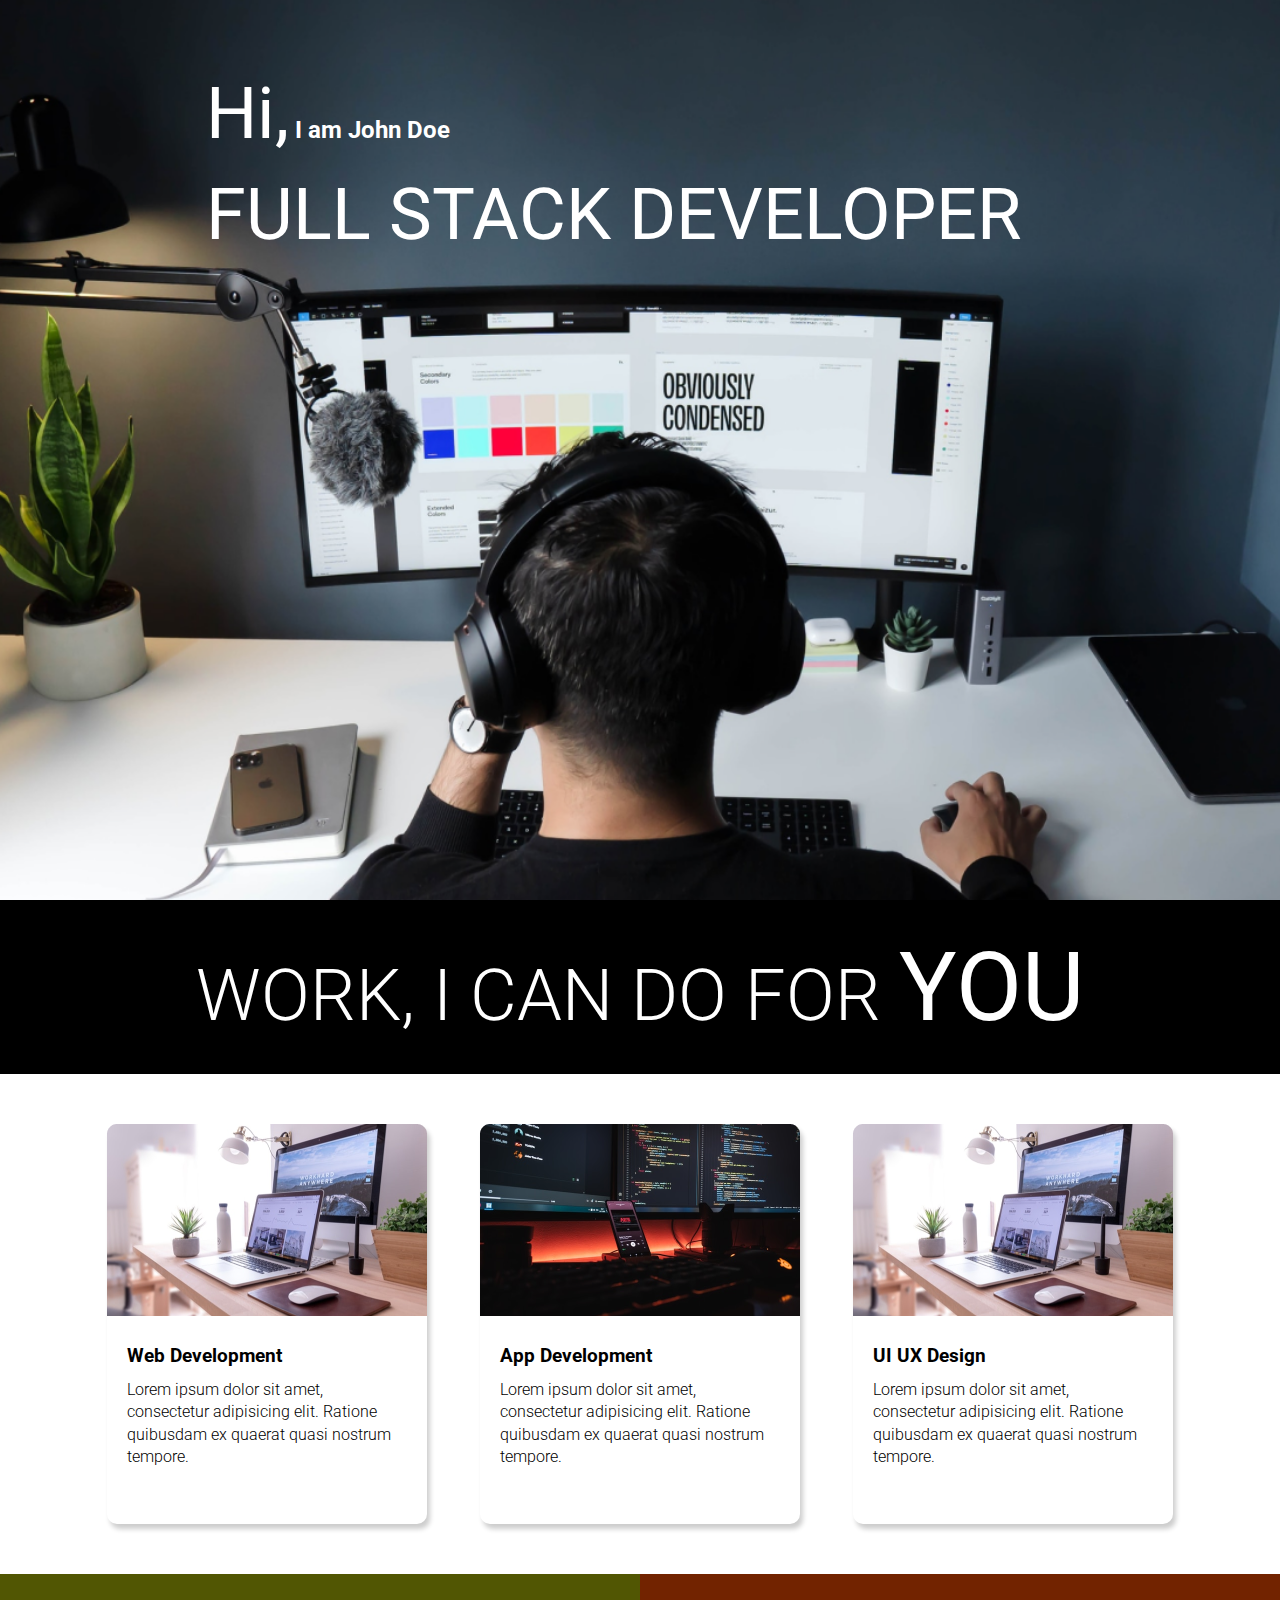
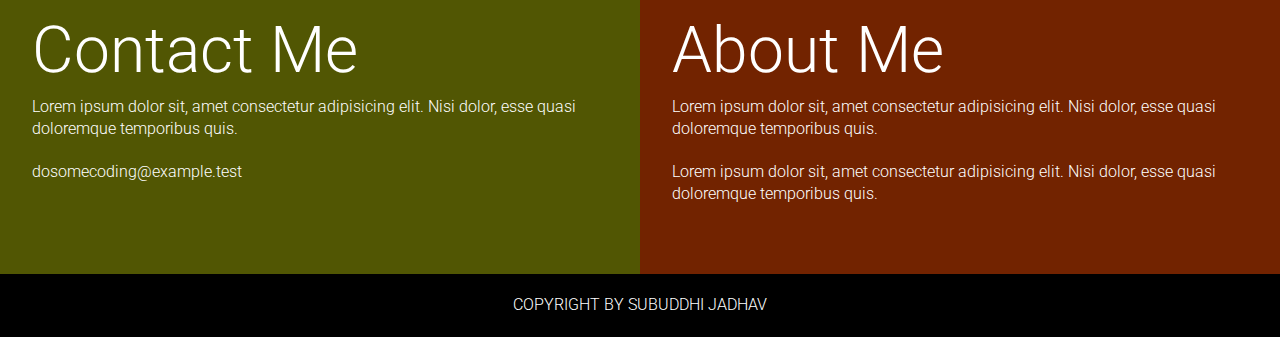
<file: task 1 landing page/index.html>
<!DOCTYPE html>
<html lang="en">
  <head>
    <meta charset="UTF-8" />
    <meta http-equiv="X-UA-Compatible" content="IE=edge" />
    <meta name="viewport" content="width=device-width, initial-scale=1.0" />
    <title>Developer | Landing Page</title>
    <link rel="stylesheet" href="style.css" />
  </head>
  <body>
    <section class="hero_section">
      <div class="text_container">
        <h2><span class="lg_text">Hi,</span> I am John Doe</h2>
        <h1 class="lg_text">FULL STACK DEVELOPER</h1>
      </div>
    </section>
    <section class="black_box">
      <h2>WORK, I CAN DO FOR <span>YOU</span></h2>
    </section>
    <section class="work">
      <div class="grid_item">
        <div class="card">
          <div class="image_container">
            <img src="web.png" alt="web development" />
          </div>
          <div class="card_content">
            <h3>Web Development</h3>
            <p>
              Lorem ipsum dolor sit amet, consectetur adipisicing elit. Ratione
              quibusdam ex quaerat quasi nostrum tempore.
            </p>
          </div>
        </div>
      </div>
      <div class="grid_item">
        <div class="card">
          <div class="image_container">
            <img src="mobile.png" alt="app development" />
          </div>
          <div class="card_content">
            <h3>App Development</h3>
            <p>
              Lorem ipsum dolor sit amet, consectetur adipisicing elit. Ratione
              quibusdam ex quaerat quasi nostrum tempore.
            </p>
          </div>
        </div>
      </div>
      <div class="grid_item">
        <div class="card">
          <div class="image_container">
            <img src="web.png" alt="web development" />
          </div>
          <div class="card_content">
            <h3>UI UX Design</h3>
            <p>
              Lorem ipsum dolor sit amet, consectetur adipisicing elit. Ratione
              quibusdam ex quaerat quasi nostrum tempore.
            </p>
          </div>
        </div>
      </div>
    </section>
    <section class="bottom_section">
      <div class="contact">
        <h2>Contact Me</h2>
        <p>
          Lorem ipsum dolor sit, amet consectetur adipisicing elit. Nisi dolor,
          esse quasi doloremque temporibus quis.
        </p>
        <p>dosomecoding@example.test</p>
      </div>
      <div class="about">
        <h2>About Me</h2>

        <p>
          Lorem ipsum dolor sit, amet consectetur adipisicing elit. Nisi dolor,
          esse quasi doloremque temporibus quis.
        </p>
        <p>
          Lorem ipsum dolor sit, amet consectetur adipisicing elit. Nisi dolor,
          esse quasi doloremque temporibus quis.
        </p>
      </div>
    </section>
    <footer>copyright by Subuddhi Jadhav</footer>
  </body>
</html>
</file>
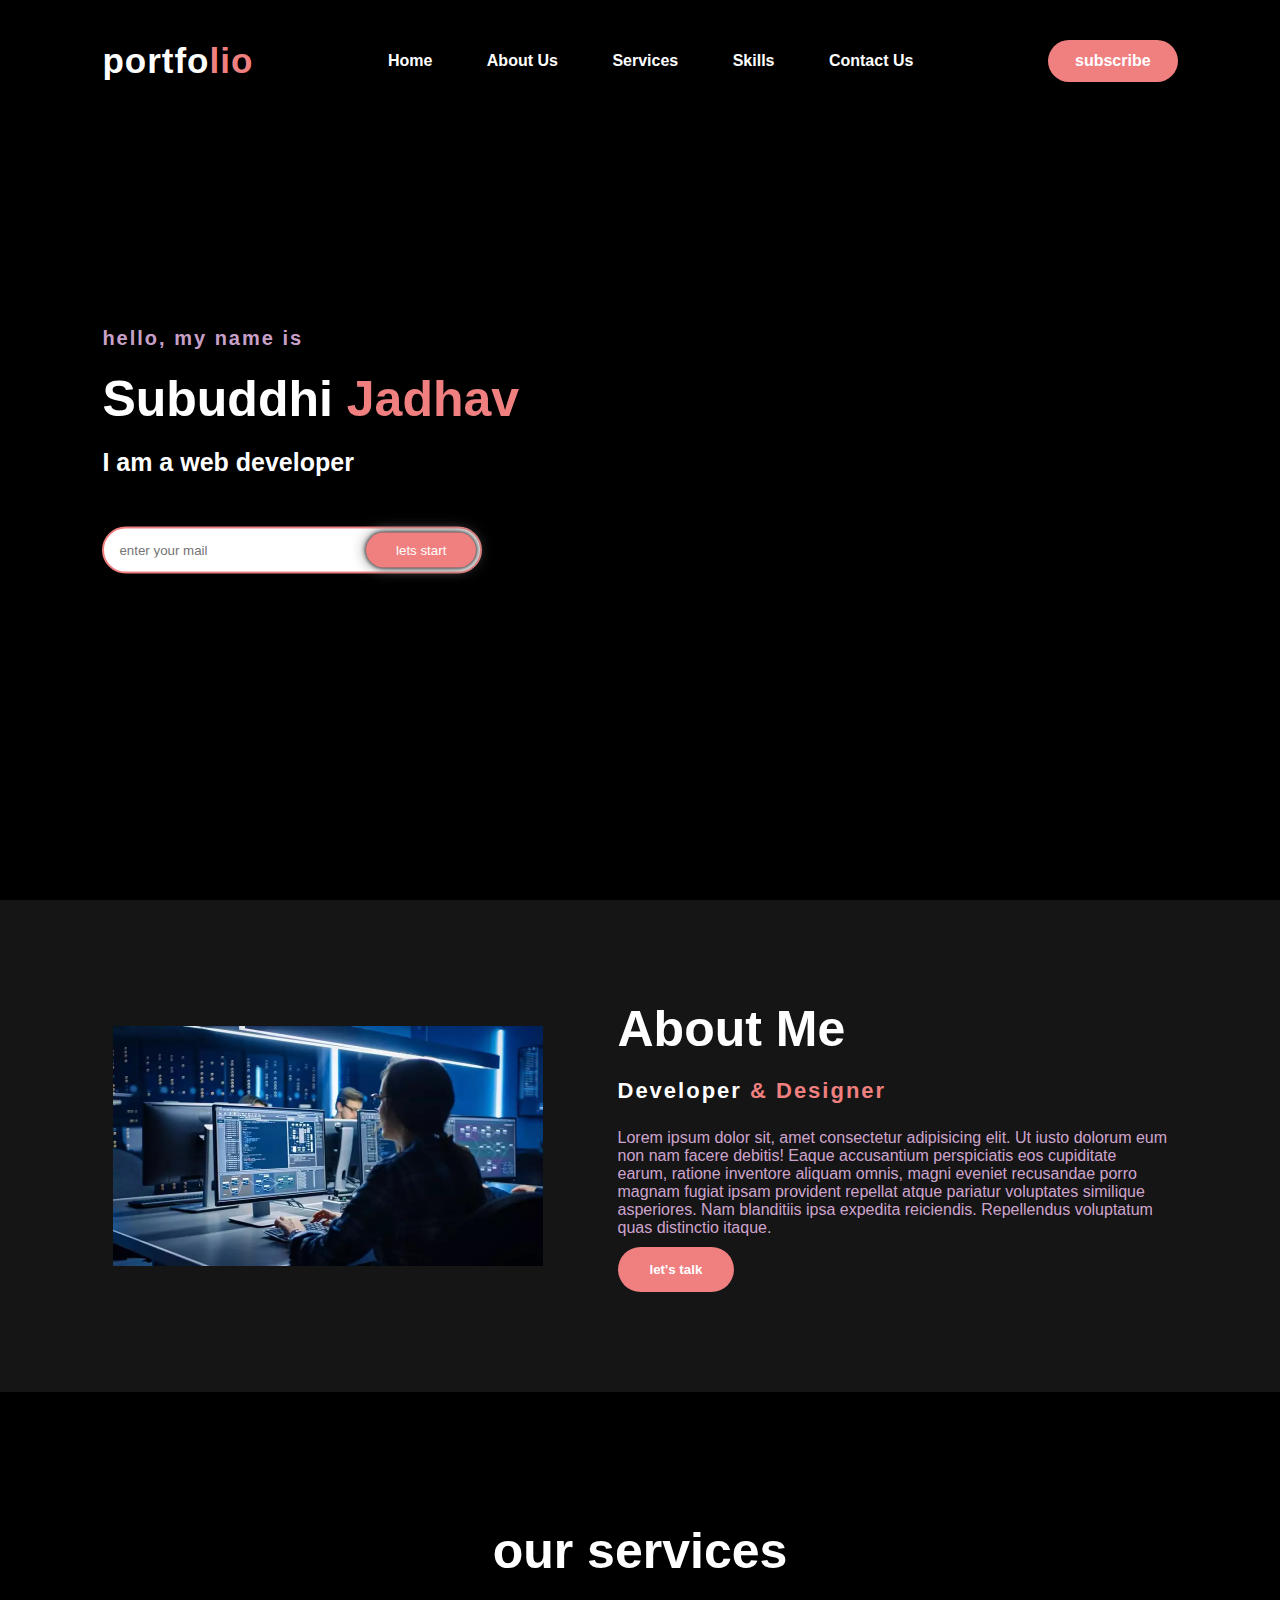
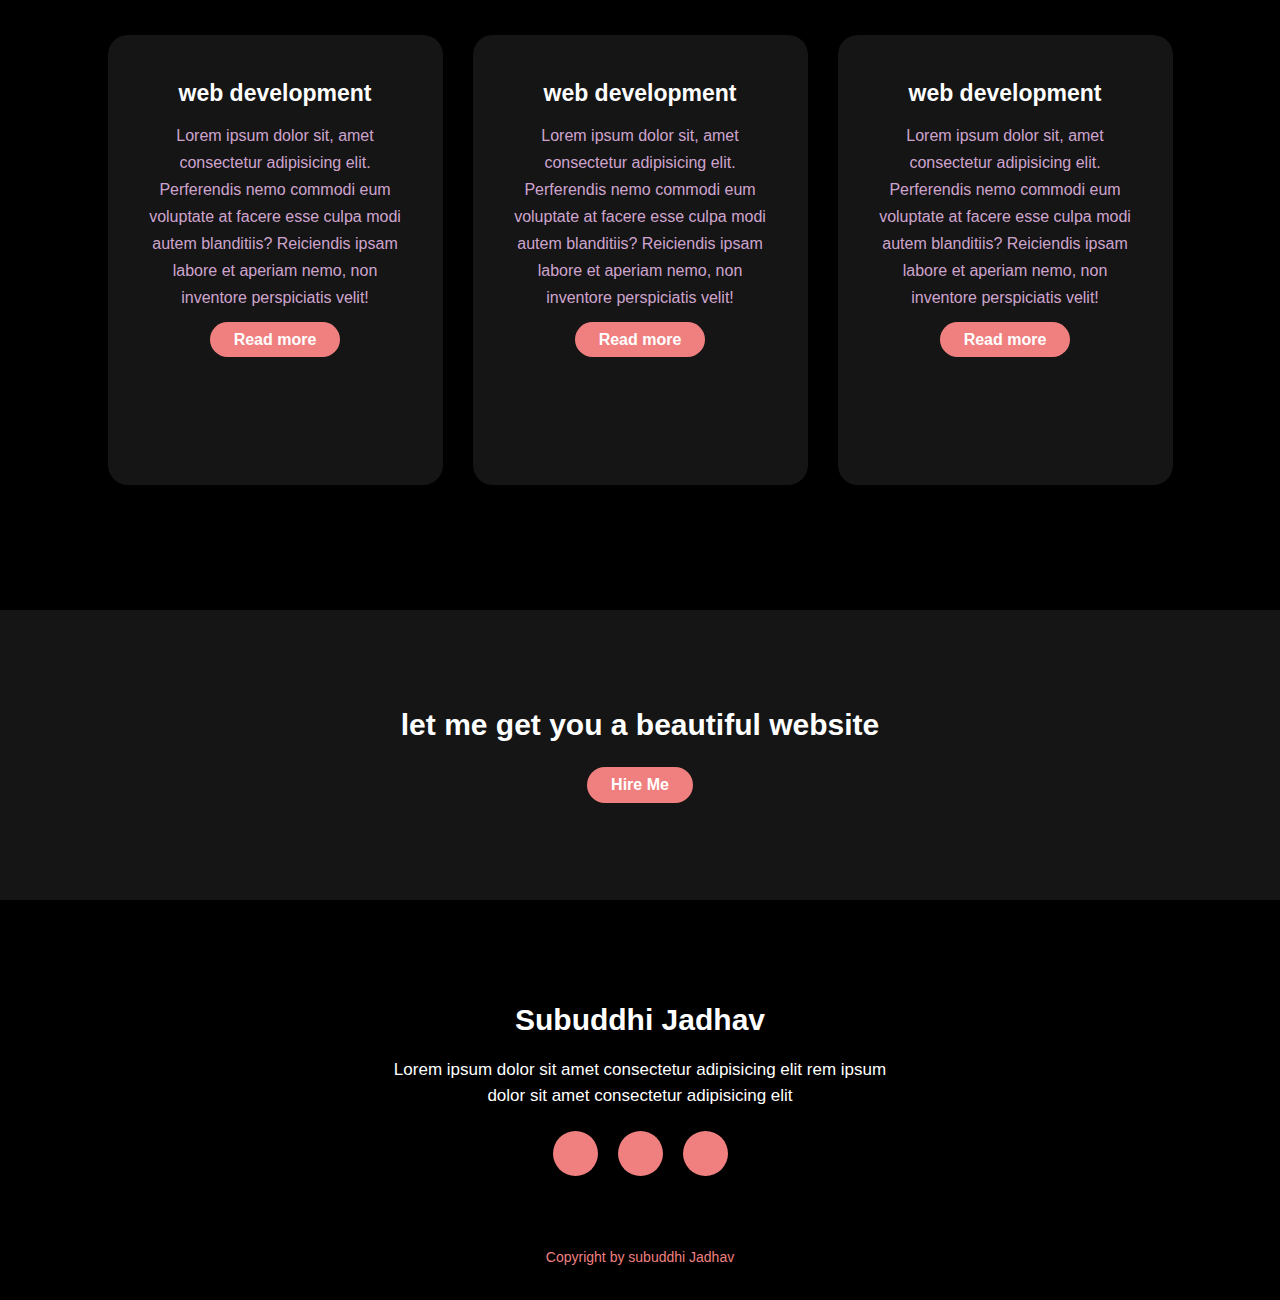
<file: task 2 portfolio/index.html>
<!DOCTYPE html>
<html lang="en">
<head>
    <meta charset="UTF-8">
    <meta name="viewport" content="width=device-width, initial-scale=1.0">
    <title>personal website</title>
    <link rel="stylesheet" href="style.css">
    <link rel="stylesheet" href="https://cdnjs.cloudflare.com/ajax/libs/font-awesome/6.4.2/css/all.min.css" integrity="sha512-z3gLpd7yknf1YoNbCzqRKc4qyor8gaKU1qmn+CShxbuBusANI9QpRohGBreCFkKxLhei6S9CQXFEbbKuqLg0DA==" crossorigin="anonymous" referrerpolicy="no-referrer" />

</head>
<body>
    <!-- hero section -->
    <div class="hero">
        <nav>
            <h2 class="logo">portfo<span>lio</span></h2>
            <ul>
                <li><a href="#">home</a></li>
                <li><a href="#">About Us</a></li>
                <li><a href="#">Services</a></li>
                <li><a href="#">Skills</a></li>
                <li><a href="#">contact us</a></li>
            </ul>

            <a href="#" class="btn">subscribe</a>
        </nav>

        <div class="content">
            <h4>hello, my name is </h4>
            <h1>Subuddhi <span>Jadhav</span></h1>
            <h3>I am a web developer</h3>
            <div class="newslatter">
                <form action="">
                    <input type="email" name="email" id="mail" placeholder="enter your mail">
                    <input type="submit" name="submit" value="lets start">
                </form>
            </div>
        </div>
    </div>

    <!--  about section start-->
    <section class="about">
        <div class="main">
           <img src="img2.webp" alt="web developer"> 
           <div class="about_text">
            <h2>about me</h2>
            <h5>developer <span>& designer</span></h5>
            <p>Lorem ipsum dolor sit, amet consectetur adipisicing elit. Ut iusto dolorum eum non nam facere debitis! Eaque accusantium perspiciatis eos cupiditate earum, ratione inventore aliquam omnis, magni eveniet recusandae porro magnam fugiat ipsam provident repellat atque pariatur voluptates similique asperiores. Nam blanditiis ipsa expedita reiciendis. Repellendus voluptatum quas distinctio itaque.</p>
            <button type="button">let's talk</button>
           </div>
        </div>
    </section>

    <!-- service section -->
    <div class="service">
        <div class="title">
            <h2>our services</h2>
        </div>

        <div class="box">
            <div class="card">
                <i class="fa-solid fa-bars"></i>
                <h5>web development</h5>
                <div class="pra">
                    <p>Lorem ipsum dolor sit, amet consectetur adipisicing elit. Perferendis nemo commodi eum voluptate at facere esse culpa modi autem blanditiis? Reiciendis ipsam labore et aperiam nemo, non inventore perspiciatis velit!</p>

                    <p style="text-align: center;">
                        <a class="button" href="#">Read more</a>
                    </p>
                </div>
            </div>


            <div class="card">
                <i class="fa-solid fa-user"></i>
                <h5>web development</h5>
                <div class="pra">
                    <p>Lorem ipsum dolor sit, amet consectetur adipisicing elit. Perferendis nemo commodi eum voluptate at facere esse culpa modi autem blanditiis? Reiciendis ipsam labore et aperiam nemo, non inventore perspiciatis velit!</p>

                    <p style="text-align: center;">
                        <a class="button" href="#">Read more</a>
                    </p>
                </div>
            </div>

            <div class="card">
                <i class="fa-solid fa-bell"></i>
                <h5>web development</h5>
                <div class="pra">
                    <p>Lorem ipsum dolor sit, amet consectetur adipisicing elit. Perferendis nemo commodi eum voluptate at facere esse culpa modi autem blanditiis? Reiciendis ipsam labore et aperiam nemo, non inventore perspiciatis velit!</p>

                    <p style="text-align: center;">
                        <a class="button" href="#">Read more</a>
                    </p>
                </div>
            </div>

        </div>
    </div>


    <!-- contact me -->
<div class="contact_me">
<p>let me get you a beautiful website</p>
<a href="#" class="button_two" >Hire Me</a>
</div>

<!-- footer -->

<footer>
    <p>Subuddhi Jadhav</p>
    <p>Lorem ipsum dolor sit amet consectetur adipisicing elit rem ipsum dolor sit amet consectetur adipisicing elit</p>
    <div class="social">
        <a href="#"><i class="fa-brands fa-facebook"></i></a>
        <a href="#"><i class="fa-brands fa-twitter"></i></a>
        <a href="#"><i class="fa-brands fa-instagram"></i></a>
    </div>
    <p class="end">Copyright by subuddhi Jadhav</p>
</footer>
</body>
</html>
</file>
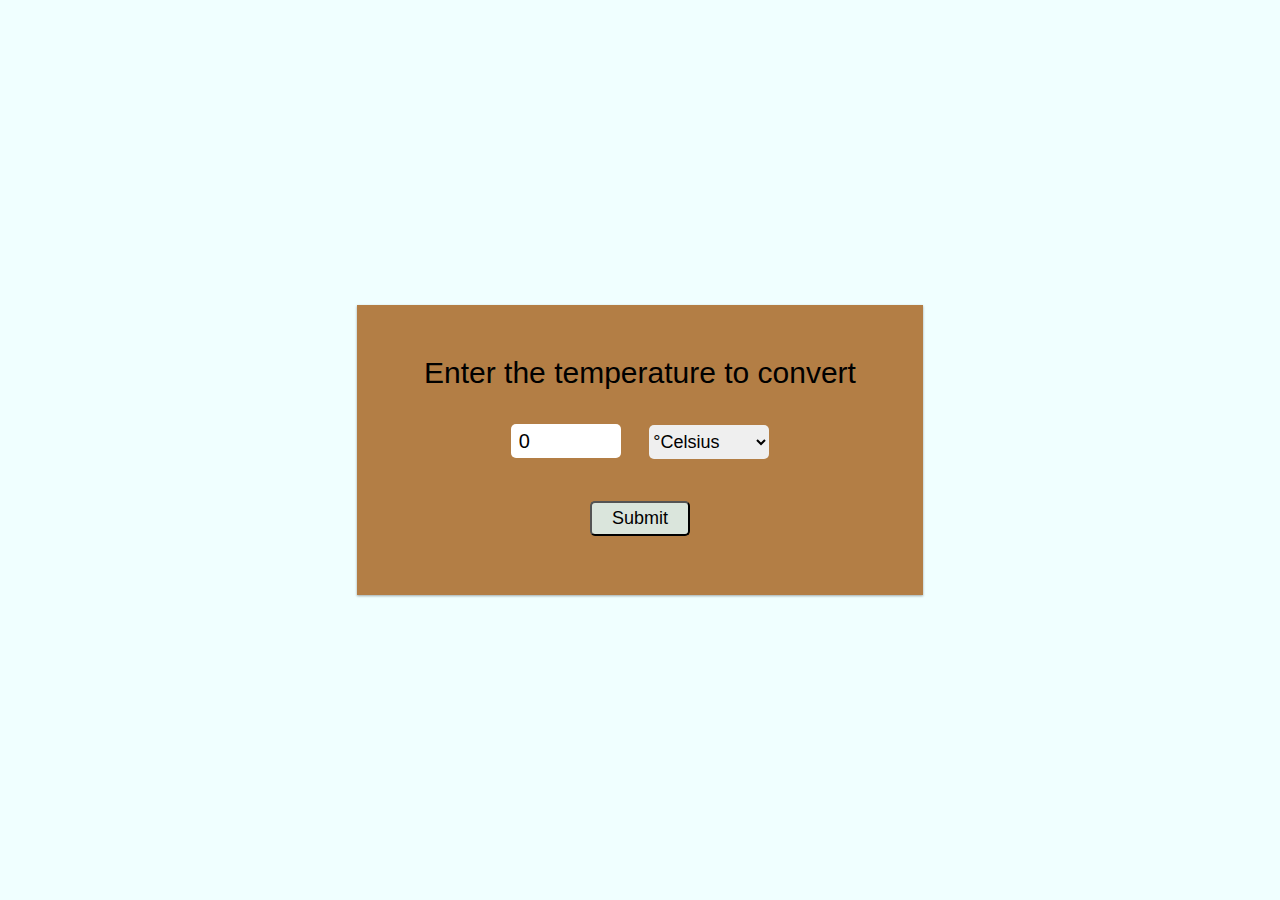
<file: task 3 temperature converter/index.html>
<!DOCTYPE html>
<html lang="en">

<head>
    <meta charset="UTF-8">
    <meta http-equiv="X-UA-Compatible" content="IE=edge">
    <meta name="viewport" content="width=device-width, initial-scale=1.0">
    <link rel="stylesheet" href="style.css">
    <title>Temperature converter</title>
</head>

<body>
    <div class="container">
        <form id="calcTemp" onsubmit="calculateTemp(); return false">
            <label for="temp">Enter the temperature to convert</label>
            <br>
            <input type="number" name="temp" id="temp" value="0">
            <select name="temp_diff" id="temp_diff">
                <option value="cel">&#176;Celsius</option>
                <option value="fah">&#176;Fahrenheit</option>
            </select>
            <br>
            <input type="submit" name="temp" id="submit">
            <br>
            <span id="result"></span>
        </form>
    </div>

    <script src="script.js"></script>
</body>

</html>
</file>
<file: task 1 landing page/style.css>
@import url("https://fonts.googleapis.com/css2?family=Roboto:ital,wght@0,100;0,300;0,400;0,500;0,700;0,900;1,100;1,300;1,400;1,500;1,700;1,900&display=swap");
* {
  margin: 0;
  padding: 0;
  box-sizing: border-box;
}

html,
body {
  line-height: 1.4;
  font-weight: 300;
  font-family: "Roboto", sans-serif;
}

.hero_section {
  background-image: url(developer.png);
  min-height: 100vh;
  background-position: center;
  background-size: cover;
  background-repeat: no-repeat;
}
.text_container {
  color: white;
  max-width: 900px;
  margin: 0 auto;
  padding-top: 64px;
  padding-left: 16px;
}
.lg_text {
  font-size: 72px;
  font-weight: 400;
}
.black_box {
  background-color: #000;
  padding: 20px;
}
.black_box h2 {
  font-size: 72px;
  color: white;
  text-align: center;
  font-weight: 300;
}

.black_box h2 span {
  font-weight: 400;
  font-size: 96px;
}
.work {
  display: grid;
  gap: 20px;
  grid-template-columns: repeat(auto-fit, minmax(320px, 1fr));

  max-width: 1100px;
  margin: 50px auto;
}
.grid_item {
  display: flex;
  justify-content: center;
  align-items: center;
}
.card {
  max-width: 320px;
  height: 400px;
  border-radius: 10px;
  box-shadow: 3px 5px 5px rgba(1, 1, 1, 0.2);
  transition: 0.2s ease-in-out;
}
.card:hover {
  transform: scale(1.04);
  box-shadow: 3px 5px 5px rgba(1, 1, 1, 0.3);
  transition: 0.2s ease-in-out;
}
.card_content {
  padding: 20px;
}
.card_content h3 {
  margin-bottom: 10px;
}
.bottom_section {
  display: flex;
}
.contact {
  background-color: #515603;
}
.about {
  background-color: #722300;
}

.contact,
.about {
  min-height: 300px;
  padding: 32px;
  color: white;
}
.about h2,
.contact h2 {
  font-size: 64px;
  font-weight: 300;
}
.about p,
.contact p {
  margin-bottom: 20px;
}

footer {
  text-align: center;
  text-transform: uppercase;
  background-color: #000;
  padding: 20px;
  color: white;
}
@media (max-width: 786px) {
  .hero_section {
    min-height: 50vh;
  }
  .text_container {
    padding: 10px 0;
    text-align: center;
  }
  .lg_text {
    font-size: 32px;
  }
  .black_box h2 {
    font-size: 24px;
  }
  .black_box h2 span {
    font-weight: 400;
    font-size: 32px;
  }
  .bottom_section {
    flex-direction: column;
  }
  h1 {
    font-size: 32px;
  }
  .about h2,
  .contact h2 {
    font-size: 32px;
  }
}
</file>
<file: task 2 portfolio/style.css>
*{
    margin: 0;
    padding: 0;
    box-sizing: border-box;
    font-family: sans-serif;
}

.hero{
    height: 100vh;
    width: 100%;
    background-color: black;
    background-size: cover;
    background-position: center;
}

nav{
    display: flex;
    align-items: center;
    justify-content: space-between;
    padding-top: 40px;
    padding-left: 8%;
    padding-right: 8%;
}

.logo{
    color: white;
    font-size: 35px;
    letter-spacing: 1px;
    cursor: pointer;
}

span{

    color: lightcoral;

}

nav ul li{
    list-style: none;
    display: inline-block;
    padding: 10px 25px;
}

nav ul li a{
    color: white;
    text-decoration: none;
    font-weight: bold;
    text-transform: capitalize;
}

nav ul li a:hover{
    color: lightcoral;
    transition: all 0.3s ease 0s;
}

.btn{
    background-color: lightcoral;
    color: white;
    text-decoration: none;
    border: 2px solid transparent;
    font-weight: bold;
    padding: 10px 25px;
    border-radius: 30px;
    transition: transform .4s;
}

.btn:hover{
    transform: scale(1.2);
}

.content{
    position: absolute;
    top: 50%;
    left: 8%;
    transform: translateY(-50%);
}

h1{
    color: white;
    margin: 20px 0px 20px;
    font-size: 50px;
}

h3{
    color: white;
    font-size: 25px;
    margin-bottom: 50px;

}

h4{
    color: #fcfc;
    letter-spacing: 2px;
    font-size: 20px;

}

.newslatter form{
    width: 380px;
    max-width: 100%;
    position: relative;
}

.newslatter form input:first-child{
    display: inline-block;
    width: 100%;
    padding: 14px 130px 14px 15px;
    border: 2px solid lightcoral;
    outline: none;
    border-radius: 30px;
}

.newslatter form input:last-child{
    position: absolute;
    display: inline-block;
    outline: none;
    border: none;
    padding: 10px 30px;
    border-radius: 30px;
    background-color: lightcoral;
    color: white;
    box-shadow: 0px 0px 5px #000, 0px 0px 15px #858585 ;
    top: 6px;
    right: 6px;
}

.about{
    width: 100%;
    padding: 100px 0px;
    background-color: rgb(21, 21, 21);;
}

.about img{
    height: auto;
    width: 430px;
}

.about_text{
   width: 550px; 

}

.main{
    width: 1130px;
    max-width: 95%;
    margin: 0 auto;
    display: flex;
    align-items: center;
    justify-content: space-around;
}

.about_text h2{
    color: white;
    font-size: 50px;
    text-transform: capitalize;
    margin-bottom: 20px;


}

.about_text h5{
    color: white;
    letter-spacing: 2px;
    font-size: 22px;
    margin-bottom: 25px;
    text-transform: capitalize;
}

.about_text p{
    color: #fcfc;
    /* letter-spacing: 1px; */
    /* line-height: 28px; */
    /* font-size: 28px; */
    margin-bottom: 10px;

}

button{
    background-color: lightcoral;
    color: white;
    text-decoration: none;
    border: 2px solid transparent;
    border-radius: 30px;
    font-weight: bold;
    padding: 13px 30px;
    transition: .3s;

}

button:hover{
    background-color: transparent;
    border: 2px solid lightcoral;
    cursor: pointer;

}

.service{
    background-color: black;
    width: 100%;
    padding: 100px 0px;
}

.title h2{
    color: white;
    font-size: 50px;
    width: 1130px;
    margin: 30px auto;
    text-align: center;
}

.box{
    display: flex;
    justify-content: center;
    align-items: center;
    min-height: 500px;
}

.card{
    height: 450px;
    width: 335px;
    padding: 20px 35px;
    background-color: rgb(21, 21, 21);
    border-radius: 20px;
    margin: 15px;
    position: relative;
    overflow: hidden;
    text-align: center;
}

.card i{
    font-size: 50px;
    display: block;
    text-align: center;
    margin: 25px 0px;
    color: lightcoral;
}

h5{
    color: white;
    font-size: 23px;
    margin-bottom: 15px;

}

.pra{
    color: #fcfc;
    font-size: 16px;
    line-height: 27px;
    margin-bottom: 25px;
   
}

.card .button {
    background-color: lightcoral;
    color: white;
    text-decoration: none;
    border: 2px solid transparent;
    border-radius: 30px;
    font-weight: bold;
    padding: 7px 22px;
    transition: .3s;    
   

}

 .card .button:hover{
    background-color: transparent;
    border: 2px solid lightcoral;
    cursor: pointer;

}

.card p{
    margin-top: 15px;
}

.contact_me{
    width: 100%;
    height: 290px;
    background-color: rgb(21, 21, 21);
    display: flex;
    align-items: center;
    flex-direction: column;
    justify-content: center;

}

.contact_me p{
    color: white;
    font-size: 30px;
    font-weight: bold;
    margin-bottom: 25px;


}

.contact_me .button_two{
    background-color: lightcoral;
    color: white;
    text-decoration: none;
    border: 2px solid transparent;
    border-radius: 30px;
    font-weight: bold;
    padding: 7px 22px;
    transition: .3s;   
}

.contact_me .button_two:hover{
    background-color: transparent;
    border: 2px solid lightcoral;
    cursor: pointer;

}

footer{
   position: relative; 
   width: 100%;
   height: 400px;
   background-color: black;
   display: flex;
   flex-direction: column;
   align-items: center;
   justify-content: center;
}

footer p:nth-child(1){
    font-size: 30px;
    color: white;
    margin-bottom: 20px;
    font-weight: bold;
}

footer p:nth-child(2){
    color: white;
    font-size: 17px;
    width: 500px;
    text-align: center;
    line-height: 26px;
}

.social{
   display: flex;

}

.social a{
    width: 45px;
    height: 45px;
    display: flex;
    align-items: center; 
    justify-content: center;
    background-color: lightcoral;
    border-radius: 50%;
    margin: 22px 10px;
    color: white;
    text-decoration:none ;
    font-size: 20px;

}

.social a:hover{
    transform: scale(1.3);
    transition: .3s;
}

.end{
    position: absolute;
    color: lightcoral;
    bottom: 35px;
    font-size: 14px;
}
</file>
<file: task 3 temperature converter/style.css>
@import url('https://fonts.googleapis.com/css2?family=Raleway:ital,wght@0,300;0,500;0,600;0,700;1,300;1,400;1,500;1,600;1,700&family=Roboto:wght@100;300;400;700&family=Ubuntu:ital,wght@0,300;0,400;0,500;1,300;1,400;1,500;1,700&display=swap');

* {
    box-sizing: border-box;
    padding: 0;
    margin: 0;
    font-family: 'Poppins', sans-serif;
}

.container {
    display: flex;
    justify-content: center;
    align-items: center;
    height: 100vh;
    text-align: center;
    background-color: azure;
}

#calcTemp {
    padding: 29px 67px;
    min-height: 290px;
    background-color: #b37e45;
    box-shadow: rgba(0, 0, 0, 0.12) 0px 1px 3px, rgba(0, 0, 0, 0.24) 0px 1px 2px;
}

label {
    font-size: 30px;
    line-height: 78px;
}

#temp {
    width: 110px;
    height: 34px;
    border-radius: 5px;
    margin: 12px;
    padding: 8px;
    font-size: 20px;
    font-weight: 500;
    border: none;
    outline: none;
}

#temp_diff {
    width: 120px;
    height: 34px;
    border-radius: 5px;
    margin: 12px;
    font-size: 18px;
    font-weight: 500;
    border: none;
    outline: none;
}

#submit {
    width: 100px;
    border-radius: 5px;
    margin: 30px 0 20px 0;
    font-size: 18px;
    background-color: rgb(218 229 220);
    padding: 5px;
    transition: all 0.5s ease;
}

#submit:hover{
    background-color: antiquewhite;
    cursor: pointer;
}

#result{
    font-size: 27px;
}
</file>
